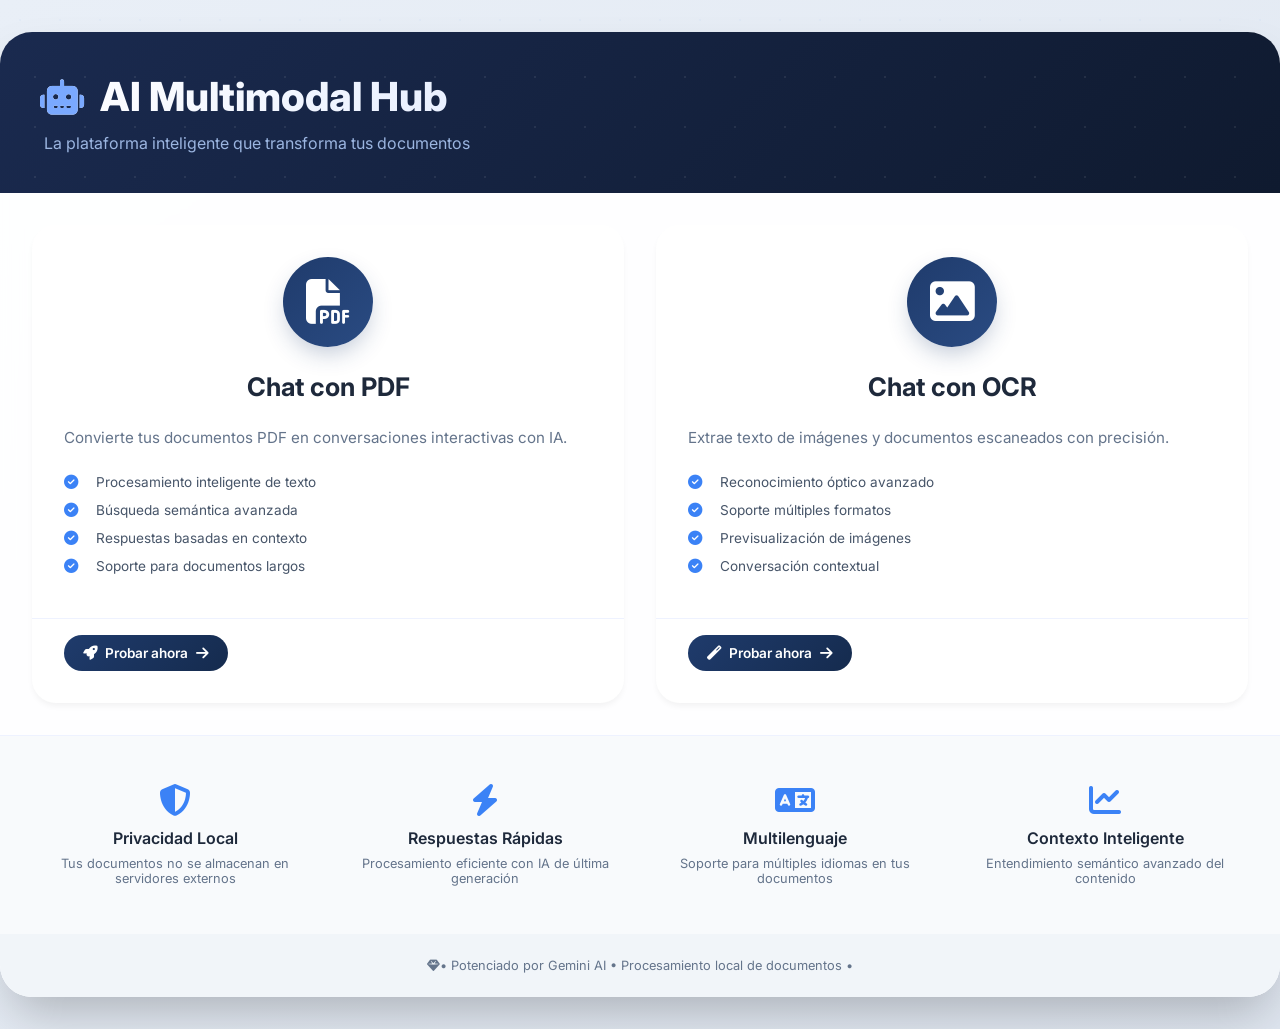
<file: static/index.html>
<!DOCTYPE html>
<html lang="es">
<head>
    <meta charset="UTF-8">
    <meta name="viewport" content="width=device-width, initial-scale=1.0">
    <title>AI Multimodal Hub</title>
    <link href="https://fonts.googleapis.com/css2?family=Inter:wght@300;400;500;600;700;800&display=swap" rel="stylesheet">
    <link rel="stylesheet" href="https://cdnjs.cloudflare.com/ajax/libs/font-awesome/6.5.1/css/all.min.css">
    <style>
        * {
            margin: 0;
            padding: 0;
            box-sizing: border-box;
        }

        body {
            font-family: 'Inter', sans-serif;
            background: linear-gradient(145deg, #e9eff7 0%, #dfe6f0 100%);
            min-height: 100vh;
            overflow-x: hidden;
        }

        /* Animación de fondo sutil */
        .bg-animation {
            position: fixed;
            top: 0;
            left: 0;
            width: 100%;
            height: 100%;
            z-index: -1;
            overflow: hidden;
        }

        .bg-animation::before {
            content: '';
            position: absolute;
            width: 200%;
            height: 200%;
            background: radial-gradient(circle, rgba(59, 130, 246, 0.03) 1px, transparent 1px);
            background-size: 40px 40px;
            animation: float 60s linear infinite;
        }

        @keyframes float {
            from {
                transform: translate(0, 0);
            }
            to {
                transform: translate(-100px, -100px);
            }
        }

        .glass-container {
            max-width: 1300px;
            margin: 2rem auto;
            background: rgba(255, 255, 255, 0.95);
            backdrop-filter: blur(10px);
            border-radius: 2rem;
            box-shadow: 0 25px 50px -12px rgba(0, 0, 0, 0.25);
            overflow: hidden;
            animation: slideUp 0.5s ease-out;
        }

        @keyframes slideUp {
            from {
                opacity: 0;
                transform: translateY(30px);
            }
            to {
                opacity: 1;
                transform: translateY(0);
            }
        }

        /* Header mejorado */
        .hero-header {
            background: linear-gradient(135deg, #1a2a4f 0%, #0f1a2f 100%);
            padding: 2.5rem;
            position: relative;
            overflow: hidden;
        }

        .hero-header::before {
            content: '';
            position: absolute;
            top: -50%;
            right: -50%;
            width: 200%;
            height: 200%;
            background: radial-gradient(circle, rgba(255,255,255,0.08) 1px, transparent 1px);
            background-size: 50px 50px;
            animation: shimmer 20s linear infinite;
        }

        @keyframes shimmer {
            from {
                transform: translateX(0) translateY(0);
            }
            to {
                transform: translateX(100px) translateY(100px);
            }
        }

        .hero-header h1 {
            font-size: 2.5rem;
            font-weight: 800;
            background: linear-gradient(120deg, #FFFFFF, #c0d4ff);
            background-clip: text;
            -webkit-background-clip: text;
            color: transparent;
            display: flex;
            align-items: center;
            gap: 1rem;
            position: relative;
            z-index: 1;
        }

        .hero-header h1 i {
            color: #7aa9ff;
            font-size: 2.2rem;
        }

        .sub {
            color: #9bb5e0;
            margin-top: 0.75rem;
            font-size: 1rem;
            position: relative;
            z-index: 1;
        }

        /* Stats section */
        .stats {
            display: flex;
            justify-content: space-around;
            padding: 2rem 2rem 0 2rem;
            gap: 1rem;
            flex-wrap: wrap;
        }

        .stat-item {
            text-align: center;
            flex: 1;
            min-width: 120px;
        }

        .stat-number {
            font-size: 2rem;
            font-weight: 800;
            color: #1a2a4f;
            display: block;
        }

        .stat-label {
            font-size: 0.8rem;
            color: #64748b;
            margin-top: 0.25rem;
        }

        /* Cards container */
        .cards-container {
            display: grid;
            grid-template-columns: repeat(auto-fit, minmax(340px, 1fr));
            gap: 2rem;
            padding: 2rem;
        }

        .feature-card {
            background: white;
            border-radius: 1.5rem;
            text-decoration: none;
            transition: all 0.3s cubic-bezier(0.4, 0, 0.2, 1);
            display: block;
            position: relative;
            overflow: hidden;
            box-shadow: 0 4px 6px -1px rgba(0, 0, 0, 0.05);
        }

        .feature-card::before {
            content: '';
            position: absolute;
            top: 0;
            left: 0;
            right: 0;
            height: 4px;
            background: linear-gradient(90deg, #1f3b6c, #3b82f6);
            transform: scaleX(0);
            transition: transform 0.3s ease;
        }

        .feature-card:hover::before {
            transform: scaleX(1);
        }

        .feature-card:hover {
            transform: translateY(-8px);
            box-shadow: 0 20px 40px -12px rgba(0, 0, 0, 0.2);
        }

        .card-header {
            padding: 2rem 2rem 1rem 2rem;
            text-align: center;
        }

        .feature-icon {
            width: 90px;
            height: 90px;
            margin: 0 auto 1.5rem;
            background: linear-gradient(135deg, #1f3b6c, #2a4b82);
            border-radius: 50%;
            display: flex;
            align-items: center;
            justify-content: center;
            transition: all 0.3s ease;
            box-shadow: 0 10px 25px -5px rgba(31, 59, 108, 0.3);
        }

        .feature-card:hover .feature-icon {
            transform: scale(1.05);
            box-shadow: 0 20px 35px -8px rgba(31, 59, 108, 0.4);
        }

        .feature-icon i {
            font-size: 2.8rem;
            color: white;
        }

        .feature-card h2 {
            font-size: 1.6rem;
            font-weight: 700;
            margin-bottom: 0.5rem;
            color: #1e293b;
        }

        .feature-description {
            padding: 0 2rem;
            color: #64748b;
            line-height: 1.6;
            font-size: 0.95rem;
        }

        .feature-list {
            padding: 1.5rem 2rem;
            list-style: none;
        }

        .feature-list li {
            display: flex;
            align-items: center;
            gap: 0.75rem;
            margin-bottom: 0.75rem;
            font-size: 0.85rem;
            color: #475569;
        }

        .feature-list li i {
            width: 20px;
            color: #3b82f6;
            font-size: 0.9rem;
        }

        .card-footer {
            padding: 1rem 2rem 2rem 2rem;
            border-top: 1px solid #eef2ff;
            margin-top: 0.5rem;
        }

        .feature-badge {
            display: inline-flex;
            align-items: center;
            gap: 0.5rem;
            padding: 0.6rem 1.2rem;
            background: linear-gradient(135deg, #1f3b6c, #152b4e);
            border-radius: 999px;
            font-size: 0.85rem;
            font-weight: 600;
            color: white;
            transition: all 0.2s;
        }

        .feature-card:hover .feature-badge {
            background: linear-gradient(135deg, #2a4b82, #1c3460);
            transform: scale(1.02);
        }

        .feature-badge i {
            font-size: 0.9rem;
        }

        /* Sección de características adicionales */
        .features-section {
            padding: 2rem;
            background: #f8fafc;
            border-top: 1px solid #eef2ff;
        }

        .features-section h3 {
            text-align: center;
            font-size: 1.3rem;
            color: #1e293b;
            margin-bottom: 2rem;
        }

        .features-grid {
            display: grid;
            grid-template-columns: repeat(auto-fit, minmax(250px, 1fr));
            gap: 1.5rem;
        }

        .feature-item {
            text-align: center;
            padding: 1rem;
        }

        .feature-item i {
            font-size: 2rem;
            color: #3b82f6;
            margin-bottom: 0.75rem;
        }

        .feature-item h4 {
            font-size: 1rem;
            font-weight: 600;
            color: #1e293b;
            margin-bottom: 0.5rem;
        }

        .feature-item p {
            font-size: 0.8rem;
            color: #64748b;
        }

        /* Footer */
        .footer {
            padding: 1.5rem;
            text-align: center;
            background: #f1f5f9;
            font-size: 0.8rem;
            color: #64748b;
        }

        @media (max-width: 768px) {
            .glass-container {
                margin: 1rem;
            }
            
            .hero-header h1 {
                font-size: 1.8rem;
            }
            
            .cards-container {
                padding: 1rem;
                gap: 1rem;
            }
            
            .feature-description,
            .feature-list {
                padding-left: 1.5rem;
                padding-right: 1.5rem;
            }
            
            .stats {
                padding: 1.5rem 1rem 0 1rem;
            }
            
            .stat-number {
                font-size: 1.5rem;
            }
        }
    </style>
</head>
<body>
    <div class="bg-animation"></div>
    
    <div class="glass-container">
        <div class="hero-header">
            <h1>
                <i class="fas fa-robot"></i>
                AI Multimodal Hub
            </h1>
            <div class="sub">
                <i class="fas fa-sparkles"></i>
                La plataforma inteligente que transforma tus documentos
            </div>
        </div>

        <div class="cards-container">
            <!-- Tarjeta PDF -->
            <a href="/pdf" class="feature-card">
                <div class="card-header">
                    <div class="feature-icon">
                        <i class="fas fa-file-pdf"></i>
                    </div>
                    <h2>Chat con PDF</h2>
                </div>
                <div class="feature-description">
                    <p>Convierte tus documentos PDF en conversaciones interactivas con IA.</p>
                </div>
                <ul class="feature-list">
                    <li><i class="fas fa-check-circle"></i> Procesamiento inteligente de texto</li>
                    <li><i class="fas fa-check-circle"></i> Búsqueda semántica avanzada</li>
                    <li><i class="fas fa-check-circle"></i> Respuestas basadas en contexto</li>
                    <li><i class="fas fa-check-circle"></i> Soporte para documentos largos</li>
                </ul>
                <div class="card-footer">
                    <span class="feature-badge">
                        <i class="fas fa-rocket"></i> Probar ahora
                        <i class="fas fa-arrow-right"></i>
                    </span>
                </div>
            </a>

            <!-- Tarjeta OCR -->
            <a href="/ocr" class="feature-card">
                <div class="card-header">
                    <div class="feature-icon">
                        <i class="fas fa-image"></i>
                    </div>
                    <h2>Chat con OCR</h2>
                </div>
                <div class="feature-description">
                    <p>Extrae texto de imágenes y documentos escaneados con precisión.</p>
                </div>
                <ul class="feature-list">
                    <li><i class="fas fa-check-circle"></i> Reconocimiento óptico avanzado</li>
                    <li><i class="fas fa-check-circle"></i> Soporte múltiples formatos</li>
                    <li><i class="fas fa-check-circle"></i> Previsualización de imágenes</li>
                    <li><i class="fas fa-check-circle"></i> Conversación contextual</li>
                </ul>
                <div class="card-footer">
                    <span class="feature-badge">
                        <i class="fas fa-magic"></i> Probar ahora
                        <i class="fas fa-arrow-right"></i>
                    </span>
                </div>
            </a>
        </div>

        <!-- Sección de características adicionales -->
        <div class="features-section">
            <div class="features-grid">
                <div class="feature-item">
                    <i class="fas fa-shield-alt"></i>
                    <h4>Privacidad Local</h4>
                    <p>Tus documentos no se almacenan en servidores externos</p>
                </div>
                <div class="feature-item">
                    <i class="fas fa-bolt"></i>
                    <h4>Respuestas Rápidas</h4>
                    <p>Procesamiento eficiente con IA de última generación</p>
                </div>
                <div class="feature-item">
                    <i class="fas fa-language"></i>
                    <h4>Multilenguaje</h4>
                    <p>Soporte para múltiples idiomas en tus documentos</p>
                </div>
                <div class="feature-item">
                    <i class="fas fa-chart-line"></i>
                    <h4>Contexto Inteligente</h4>
                    <p>Entendimiento semántico avanzado del contenido</p>
                </div>
            </div>
        </div>

        <div class="footer">
            <i class="fas fa-gem"></i>• Potenciado por Gemini AI • Procesamiento local de documentos •
        </div>
    </div>
</body>
</html>
</file>
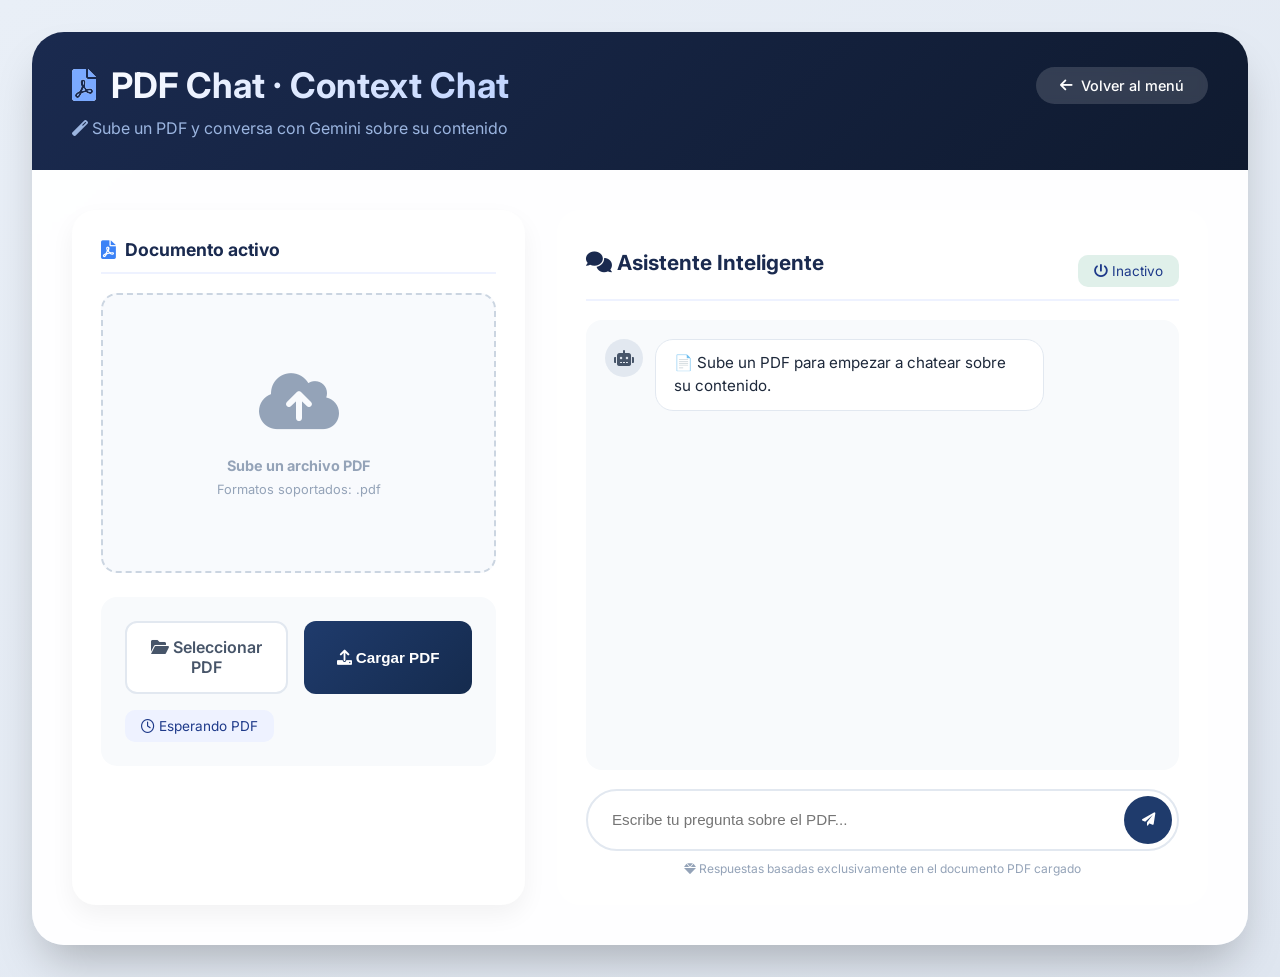
<file: static/pdf.html>
<!DOCTYPE html>
<html lang="es">
<head> 
    <meta charset="UTF-8">
    <meta name="viewport" content="width=device-width, initial-scale=1.0, user-scalable=yes">
    <title>PDF Chat · Intelligent Chat</title>
    <link href="https://fonts.googleapis.com/css2?family=Inter:opsz,wght@14..32,300;14..32,400;14..32,500;14..32,600;14..32,700&display=swap" rel="stylesheet">
    <link rel="stylesheet" href="https://cdnjs.cloudflare.com/ajax/libs/font-awesome/6.0.0-beta3/css/all.min.css">
    <style>
        * {
            margin: 0;
            padding: 0;
            box-sizing: border-box;
        }

        body {
            font-family: 'Inter', sans-serif;
            background: linear-gradient(145deg, #e9eff7 0%, #dfe6f0 100%);
            min-height: 100vh;
            padding: 2rem;
        }

        .glass-container {
            max-width: 1400px;
            margin: 0 auto;
            background: rgba(255, 255, 255, 0.95);
            backdrop-filter: blur(2px);
            border-radius: 2rem;
            box-shadow: 0 25px 45px -12px rgba(0, 0, 0, 0.25);
            overflow: hidden;
        }

        .hero-header {
            background: linear-gradient(135deg, #1a2a4f 0%, #0f1a2f 100%);
            padding: 2rem 2.5rem;
        }

        .hero-header h1 {
            font-size: 2.2rem;
            font-weight: 700;
            background: linear-gradient(120deg, #FFFFFF, #c0d4ff);
            background-clip: text;
            -webkit-background-clip: text;
            color: transparent;
            display: inline-flex;
            align-items: center;
            gap: 15px;
        }

        .hero-header h1 i {
            color: #7aa9ff;
            font-size: 2rem;
        }

        .sub {
            color: #9bb5e0;
            margin-top: 0.75rem;
            font-size: 1rem;
        }

        .dashboard {
            display: flex;
            gap: 2rem;
            padding: 2.5rem;
            flex-wrap: wrap;
        }

        .column-left {
            flex: 1.2;
            min-width: 320px;
            background: white;
            border-radius: 1.5rem;
            padding: 1.8rem;
            box-shadow: 0 10px 25px rgba(0, 0, 0, 0.05);
        }

        .column-right {
            flex: 1.8;
            min-width: 400px;
            background: white;
            border-radius: 1.5rem;
            padding: 1.8rem;
            display: flex;
            flex-direction: column;
        }

        .section-title {
            font-size: 1.1rem;
            font-weight: 700;
            color: #1a2a4f;
            margin-bottom: 1.2rem;
            display: flex;
            align-items: center;
            gap: 10px;
            padding-bottom: 0.75rem;
            border-bottom: 2px solid #eef2ff;
        }

        .section-title i {
            color: #3b82f6;
            font-size: 1.2rem;
        }

        .pdf-preview-area {
            background: #f8fafd;
            border-radius: 1rem;
            min-height: 280px;
            display: flex;
            align-items: center;
            justify-content: center;
            border: 2px dashed #cbd5e1;
            margin-bottom: 1.5rem;
            transition: all 0.2s;
        }

        .pdf-preview-area:hover {
            border-color: #3b82f6;
            background: #f1f5f9;
        }

        .placeholder-icon {
            text-align: center;
            color: #94a3b8;
            padding: 2rem;
        }

        .placeholder-icon i {
            font-size: 4rem;
            margin-bottom: 1rem;
        }

        .placeholder-icon p {
            font-size: 0.9rem;
            margin-top: 0.5rem;
        }

        .pdf-info-box {
            display: none;
            text-align: center;
            padding: 1.5rem;
        }

        .pdf-info-box i {
            font-size: 3.5rem;
            color: #ef4444;
            margin-bottom: 1rem;
        }

        .pdf-name {
            font-weight: 600;
            font-size: 1rem;
            margin: 0.5rem 0;
            word-break: break-all;
        }

        .upload-zone {
            background: #f8fafc;
            border-radius: 1rem;
            padding: 1.5rem;
            margin-top: 1rem;
        }

        .custom-file {
            display: flex;
            gap: 1rem;
            flex-wrap: wrap;
        }

        .file-label {
            flex: 1;
            background: white;
            border: 2px solid #e2e8f0;
            padding: 0.9rem 1.2rem;
            border-radius: 12px;
            cursor: pointer;
            text-align: center;
            font-weight: 600;
            color: #475569;
            transition: all 0.2s;
        }

        .file-label:hover {
            border-color: #3b82f6;
            background: #f0f9ff;
        }

        .extract-btn {
            flex: 1;
            background: linear-gradient(135deg, #1f3b6c, #152b4e);
            border: none;
            padding: 0.9rem 1.5rem;
            border-radius: 12px;
            font-weight: 600;
            color: white;
            cursor: pointer;
            transition: all 0.2s;
            font-size: 0.95rem;
        }

        .extract-btn:hover:not(:disabled) {
            transform: translateY(-2px);
            box-shadow: 0 5px 15px rgba(31, 59, 108, 0.3);
        }

        .status-badge {
            display: inline-block;
            margin-top: 1rem;
            padding: 0.5rem 1rem;
            background: #eef2ff;
            border-radius: 10px;
            font-size: 0.85rem;
            color: #1e3a8a;
        }

        .chat-header {
            display: flex;
            justify-content: space-between;
            align-items: center;
            margin-bottom: 1.2rem;
            padding-bottom: 0.75rem;
            border-bottom: 2px solid #eef2ff;
        }

        .chat-header h3 {
            font-size: 1.3rem;
            font-weight: 700;
            color: #1a2a4f;
        }

        #chat-box {
            background: #f8fafc;
            border-radius: 1rem;
            min-height: 450px;
            max-height: 500px;
            overflow-y: auto;
            padding: 1.2rem;
            margin-bottom: 1.2rem;
            display: flex;
            flex-direction: column;
            gap: 1rem;
        }

        .message {
            display: flex;
            gap: 12px;
            animation: fadeIn 0.3s ease;
        }

        .message.user {
            justify-content: flex-end;
        }

        .avatar {
            width: 38px;
            height: 38px;
            border-radius: 50%;
            display: flex;
            align-items: center;
            justify-content: center;
            background: #e2e8f0;
            color: #475569;
            flex-shrink: 0;
        }

        .user .avatar {
            background: #1f3b6c;
            color: white;
            order: 2;
        }

        .bubble {
            max-width: 70%;
            padding: 12px 18px;
            border-radius: 18px;
            font-size: 0.95rem;
            line-height: 1.5;
        }

        .ai .bubble {
            background: white;
            border: 1px solid #e2e8f0;
            color: #1e293b;
        }

        .user .bubble {
            background: #1f3b6c;
            color: white;
        }

        .input-group-chat {
            display: flex;
            gap: 0.8rem;
            background: white;
            border: 2px solid #e2e8f0;
            border-radius: 60px;
            padding: 0.3rem;
            transition: all 0.2s;
        }

        .input-group-chat:focus-within {
            border-color: #3b82f6;
            box-shadow: 0 0 0 3px rgba(59, 130, 246, 0.1);
        }

        #user-query {
            flex: 1;
            border: none;
            padding: 0.9rem 1.2rem;
            font-size: 0.95rem;
            background: transparent;
            outline: none;
        }

        #btn-chat {
            width: 48px;
            height: 48px;
            border-radius: 50%;
            border: none;
            background: #1f3b6c;
            color: white;
            cursor: pointer;
            transition: all 0.2s;
        }

        #btn-chat:hover:not(:disabled) {
            background: #2a4b82;
            transform: scale(1.05);
        }

        .btn-back {
            background: rgba(255, 255, 255, 0.15);
            backdrop-filter: blur(4px);
            color: white;
            padding: 10px 24px;
            border-radius: 40px;
            text-decoration: none;
            font-size: 0.9rem;
            font-weight: 500;
            transition: all 0.2s;
            display: inline-flex;
            align-items: center;
            gap: 8px;
        }

        .btn-back:hover {
            background: rgba(255, 255, 255, 0.25);
            transform: translateX(-4px);
        }

        .loader-dot {
            display: inline-block;
            width: 6px;
            height: 6px;
            border-radius: 50%;
            background: #3b82f6;
            animation: pulse 1s infinite;
            margin: 0 2px;
        }

        @keyframes pulse {
            0%, 100% { opacity: 0.3; transform: scale(0.8); }
            50% { opacity: 1; transform: scale(1); }
        }

        @keyframes fadeIn {
            from {
                opacity: 0;
                transform: translateY(10px);
            }
            to {
                opacity: 1;
                transform: translateY(0);
            }
        }

        @media (max-width: 768px) {
            body {
                padding: 1rem;
            }
            
            .dashboard {
                padding: 1rem;
            }
            
            .bubble {
                max-width: 85%;
            }
            
            .hero-header h1 {
                font-size: 1.5rem;
            }
        }
    </style>
</head>
<body>
<div class="glass-container">
    <div class="hero-header">
        <div style="display: flex; justify-content: space-between; align-items: center; flex-wrap: wrap; gap: 15px;">
            <h1>
                <i class="fas fa-file-pdf"></i> 
                PDF Chat · Context Chat
            </h1>
            <a href="/" class="btn-back">
                <i class="fas fa-arrow-left"></i> 
                Volver al menú
            </a>
        </div>
        <div class="sub">
            <i class="fas fa-magic"></i> 
            Sube un PDF y conversa con Gemini sobre su contenido
        </div>
    </div>

    <div class="dashboard">
        <div class="column-left">
            <div class="section-title">
                <i class="fas fa-file-pdf"></i>
                Documento activo
            </div>
            
            <div class="pdf-preview-area" id="pdf-preview-area">
                <div id="placeholder-img" class="placeholder-icon">
                    <i class="fas fa-cloud-upload-alt"></i>
                    <p><strong>Sube un archivo PDF</strong></p>
                    <p style="font-size: 0.8rem;">Formatos soportados: .pdf</p>
                </div>
                <div id="pdf-info-box" class="pdf-info-box">
                    <i class="fas fa-file-pdf"></i>
                    <div class="pdf-name" id="pdf-name-label">—</div>
                    <div class="pdf-meta" id="pdf-meta-label" style="font-size: 0.8rem; color: #64748b;"></div>
                </div>
            </div>

            <div class="upload-zone">
                <div class="custom-file">
                    <label for="img-input" class="file-label">
                        <i class="fas fa-folder-open"></i> Seleccionar PDF
                    </label>
                    <input type="file" id="img-input" accept="application/pdf" style="display:none" />
                    <button id="btn-upload" class="extract-btn">
                        <i class="fas fa-upload"></i> Cargar PDF
                    </button>
                </div>
                <div class="status-container">
                    <span id="status-msg" class="status-badge">
                        <i class="far fa-clock"></i> Esperando PDF
                    </span>
                </div>
            </div>
        </div>

        <div class="column-right">
            <div class="chat-header">
                <h3><i class="fas fa-comments"></i> Asistente Inteligente</h3>
                <div class="status-badge" id="chat-ready-badge" style="background:#e0f0ea;">
                    <i class="fas fa-power-off"></i> Inactivo
                </div>
            </div>
            
            <div id="chat-box">
                <div class="message ai">
                    <div class="avatar"><i class="fas fa-robot"></i></div>
                    <div class="bubble">📄 Sube un PDF para empezar a chatear sobre su contenido.</div>
                </div>
            </div>
            
            <div class="input-group-chat">
                <input type="text" id="user-query" placeholder="Escribe tu pregunta sobre el PDF..." disabled>
                <button id="btn-chat" disabled>
                    <i class="fas fa-paper-plane"></i>
                </button>
            </div>
            <div class="text-muted" style="margin-top: 10px; text-align: center; font-size: 0.75rem; color: #94a3b8;">
                <i class="fas fa-gem"></i> Respuestas basadas exclusivamente en el documento PDF cargado
            </div>
        </div>
    </div>
</div>

<script>
    let docId = "";
    let chatHistory = [];
    
    const imgInput = document.getElementById("img-input");
    const btnUpload = document.getElementById("btn-upload");
    const btnChat = document.getElementById("btn-chat");
    const chatBox = document.getElementById("chat-box");
    const userQueryInput = document.getElementById("user-query");
    const statusMsg = document.getElementById("status-msg");
    const pdfInfoBox = document.getElementById("pdf-info-box");
    const placeholderImg = document.getElementById("placeholder-img");
    const pdfNameLabel = document.getElementById("pdf-name-label");
    const pdfMetaLabel = document.getElementById("pdf-meta-label");
    const chatReadyBadge = document.getElementById("chat-ready-badge");

    function displayPDFInfo(file) {
        pdfNameLabel.textContent = file.name;
        pdfMetaLabel.textContent = `${(file.size / 1024).toFixed(1)} KB`;
        placeholderImg.style.display = "none";
        pdfInfoBox.style.display = "block";
    }

    function addMessageToChat(sender, text, isError = false) {
        const messageDiv = document.createElement("div");
        messageDiv.className = `message ${sender}`;
        const icon = sender === "user" ? "fa-user" : "fa-robot";
        messageDiv.innerHTML = `
            <div class="avatar"><i class="fas ${icon}"></i></div>
            <div class="bubble">${isError ? '⚠️ ' : ''}${text.replace(/</g, "&lt;").replace(/>/g, "&gt;")}</div>
        `;
        chatBox.appendChild(messageDiv);
        chatBox.scrollTop = chatBox.scrollHeight;
        return messageDiv;
    }

    imgInput.addEventListener("change", (e) => {
        const file = e.target.files[0];
        if (file) {
            displayPDFInfo(file);
            statusMsg.innerHTML = '<i class="fas fa-hourglass-half"></i> PDF seleccionado, pendiente de carga';
            chatReadyBadge.innerHTML = '<i class="fas fa-hourglass-half"></i> PDF pendiente';
            chatReadyBadge.style.background = "#ffe6cc";
        }
    });

    btnUpload.addEventListener("click", async () => {
        const file = imgInput.files[0];
        if (!file) {
            statusMsg.innerHTML = '<i class="fas fa-exclamation-triangle"></i> Selecciona un PDF';
            return;
        }

        btnUpload.disabled = true;
        statusMsg.innerHTML = '<i class="fas fa-spinner fa-pulse"></i> Subiendo PDF...';

        try {
            const formData = new FormData();
            formData.append("file", file);
            const response = await fetch("/api/pdf/upload", { method: "POST", body: formData });
            
            if (!response.ok) throw new Error("Error al cargar el PDF");
            
            const data = await response.json();
            docId = data.doc_id;
            
            statusMsg.innerHTML = '<i class="fas fa-check-circle"></i> PDF listo para consultas';
            userQueryInput.disabled = false;
            btnChat.disabled = false;
            chatReadyBadge.innerHTML = '<i class="fas fa-check-circle"></i> Contexto listo';
            chatReadyBadge.style.background = "#d9f0e3";
            
            addMessageToChat("ai", `✅ PDF cargado correctamente: ${file.name}`);
        } catch (error) {
            statusMsg.innerHTML = '<i class="fas fa-times-circle"></i> Error al cargar';
            addMessageToChat("ai", error.message, true);
        } finally {
            btnUpload.disabled = false;
        }
    });

    btnChat.addEventListener("click", async () => {
        const question = userQueryInput.value.trim();
        if (!question) return;
        if (!docId) {
            addMessageToChat("ai", "Primero debes cargar un PDF.", true);
            return;
        }

        addMessageToChat("user", question);
        userQueryInput.value = "";
        btnChat.disabled = true;
        userQueryInput.disabled = true;

        const thinkingDiv = addMessageToChat("ai", "Pensando <span class='loader-dot'></span><span class='loader-dot'></span><span class='loader-dot'></span>");
        
        try {
            const response = await fetch("/api/pdf/chat", {
                method: "POST",
                headers: { "Content-Type": "application/json" },
                body: JSON.stringify({ pregunta: question, doc_id: docId, historial: chatHistory.slice(-10) })
            });
            
            if (!response.ok) throw new Error("Error al consultar el documento");
            
            const data = await response.json();
            thinkingDiv.remove();
            addMessageToChat("ai", data.respuesta);
            
            chatHistory.push(question, data.respuesta);
        } catch (error) {
            thinkingDiv.remove();
            addMessageToChat("ai", error.message, true);
        } finally {
            btnChat.disabled = false;
            userQueryInput.disabled = false;
            userQueryInput.focus();
        }
    });

    userQueryInput.addEventListener("keypress", (e) => {
        if (e.key === "Enter" && !btnChat.disabled) {
            e.preventDefault();
            btnChat.click();
        }
    });
</script>
</body>
</html>
</file>
